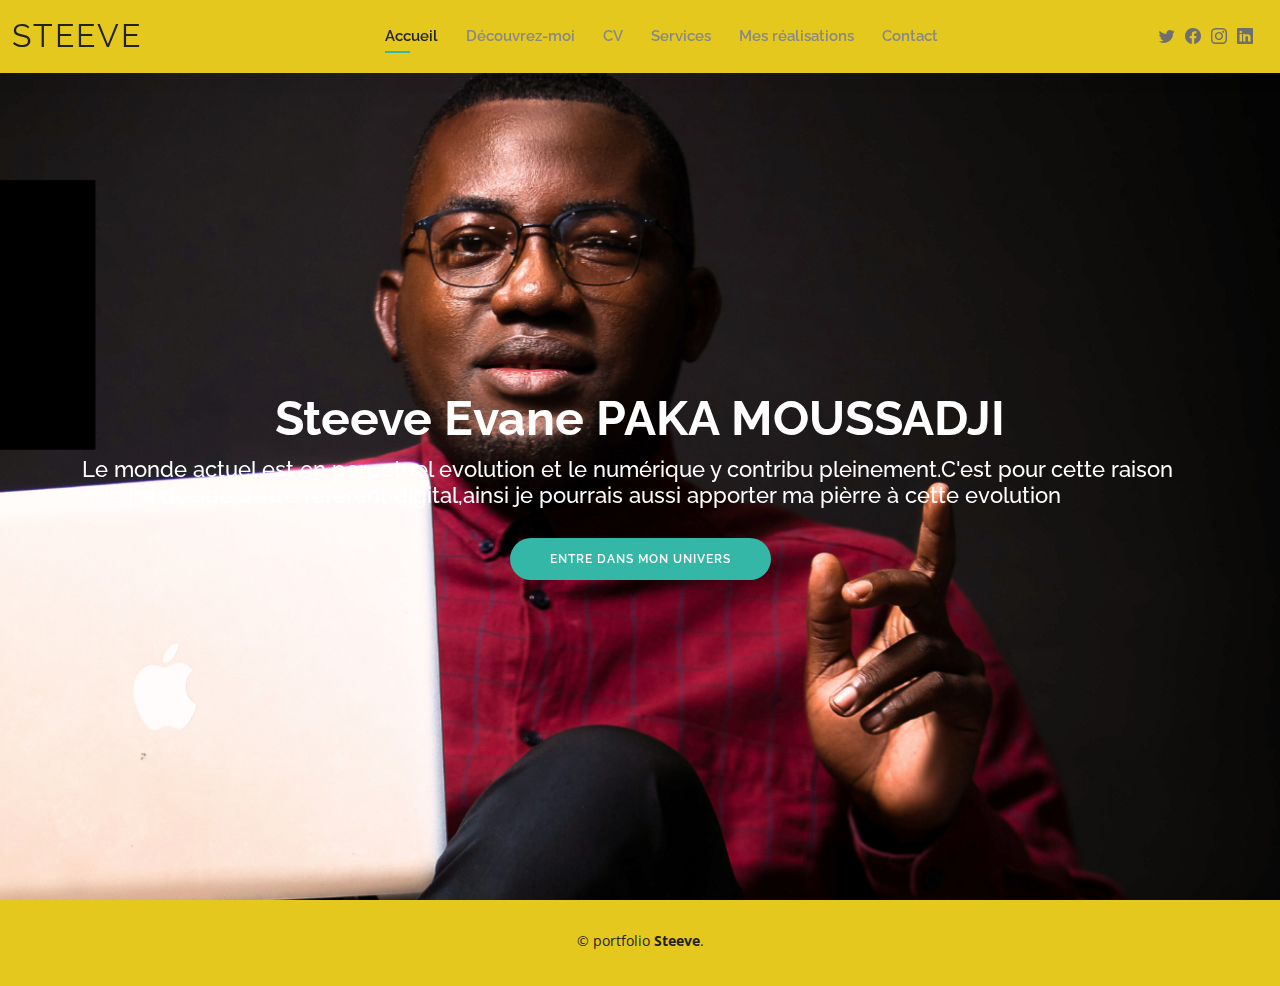
<file: portfolio steeve evane/index.html>
<!DOCTYPE html>
<html lang="en">

<head>
  <meta charset="utf-8">
  <meta content="width=device-width, initial-scale=1.0" name="viewport">

  <title>Steeve Evane PAKA MOUSSADJI</title>
  <meta content="" name="description">
  <meta content="" name="keywords">

  <!-- Favicons -->
  <link href="assets/img/favicon.png" rel="icon">
  <link href="assets/img/apple-touch-icon.png" rel="apple-touch-icon">

  <!-- Google Fonts -->
  <link href="https://fonts.googleapis.com/css?family=Open+Sans:300,300i,400,400i,600,600i,700,700i|Raleway:300,300i,400,400i,500,500i,600,600i,700,700i|Poppins:300,300i,400,400i,500,500i,600,600i,700,700i" rel="stylesheet">

  <!-- Vendor CSS Files -->
  <link href="assets/vendor/aos/aos.css" rel="stylesheet">
  <link href="assets/vendor/bootstrap/css/bootstrap.min.css" rel="stylesheet">
  <link href="assets/vendor/bootstrap-icons/bootstrap-icons.css" rel="stylesheet">
  <link href="assets/vendor/boxicons/css/boxicons.min.css" rel="stylesheet">
  <link href="assets/vendor/glightbox/css/glightbox.min.css" rel="stylesheet">
  <link href="assets/vendor/swiper/swiper-bundle.min.css" rel="stylesheet">

  <!-- Template Main CSS File -->
  <link href="assets/css/style.css" rel="stylesheet">

  <!-- =======================================================
  * Template Name: Steeve
  * Updated: Sep 18 2023 with Bootstrap v5.3.2
  * Template URL: https://bootstrapmade.com/kelly-free-bootstrap-cv-resume-html-template/
  * Author: BootstrapMade.com
  * License: https://bootstrapmade.com/license/
  ======================================================== -->
</head>

<body>

  <!-- ======= Header ======= -->
  <header id="header" class="fixed-top">
    <div class="container-fluid d-flex justify-content-between align-items-center">

      <h1 class="logo me-auto me-lg-0"><a href="index.html">Steeve</a></h1>
      <!-- Uncomment below if you prefer to use an image logo -->
      <!-- <a href="index.html" class="logo"><img src="assets/img/logo.png" alt="" class="img-fluid"></a>-->

      <nav id="navbar" class="navbar order-last order-lg-0">
        <ul>
          <li><a class="active" href="index.html">Accueil</a></li>
          <li><a href="about.html">Découvrez-moi</a></li>
          <li><a href="resume.html">CV</a></li>
          <li><a href="services.html">Services</a></li>
          <li><a href="portfolio.html">Mes réalisations</a></li>
          <li><a href="contact.html">Contact</a></li>
        </ul>
        <i class="bi bi-list mobile-nav-toggle"></i>
      </nav><!-- .navbar -->

      <div class="header-social-links">
        <a href="#" class="twitter"><i class="bi bi-twitter"></i></a>
        <a href="#" class="facebook"><i class="bi bi-facebook"></i></a>
        <a href="#" class="instagram"><i class="bi bi-instagram"></i></a>
        <a href="#" class="linkedin"><i class="bi bi-linkedin"></i></i></a>
      </div>

    </div>

  </header><!-- End Header -->

  <!-- ======= Hero Section ======= -->
  <section id="hero" class="d-flex align-items-center">
    <div class="container d-flex flex-column align-items-center" data-aos="zoom-in" data-aos-delay="100">
      <h1>Steeve Evane PAKA MOUSSADJI</h1>
      <h2>Le monde actuel est en perpetuel evolution et le numérique y contribu pleinement.C'est pour cette raison que j'ai décidé d'être référent digital,ainsi je pourrais aussi apporter ma pièrre à cette evolution</h2>
      <a href="about.html" class="btn-about">Entre dans mon univers</a>
    </div>
  </section><!-- End Hero -->

  <!-- ======= Footer ======= -->
  <footer id="footer">
    <div class="container">
      <div class="copyright">
        &copy; portfolio <strong><span>Steeve</span></strong>. 
      </div>
      <div class="credits">
        <!-- All the links in the footer should remain intact. -->
        <!-- You can delete the links only if you purchased the pro version. -->
        <!-- Licensing information: https://bootstrapmade.com/license/ -->
        <!-- Purchase the pro version with working PHP/AJAX contact form: https://bootstrapmade.com/kelly-free-bootstrap-cv-resume-html-template/ -->
         <a href="https://bootstrapmade.com/"></a>
      </div>
    </div>
  </footer><!-- End  Footer -->

  <div id="preloader"></div>
  <a href="#" class="back-to-top d-flex align-items-center justify-content-center"><i class="bi bi-arrow-up-short"></i></a>

  <!-- Vendor JS Files -->
  <script src="assets/vendor/purecounter/purecounter_vanilla.js"></script>
  <script src="assets/vendor/aos/aos.js"></script>
  <script src="assets/vendor/bootstrap/js/bootstrap.bundle.min.js"></script>
  <script src="assets/vendor/glightbox/js/glightbox.min.js"></script>
  <script src="assets/vendor/isotope-layout/isotope.pkgd.min.js"></script>
  <script src="assets/vendor/swiper/swiper-bundle.min.js"></script>
  <script src="assets/vendor/waypoints/noframework.waypoints.js"></script>
  <script src="assets/vendor/php-email-form/validate.js"></script>

  <!-- Template Main JS File -->
  <script src="assets/js/main.js"></script>

</body>

</html>
</file>
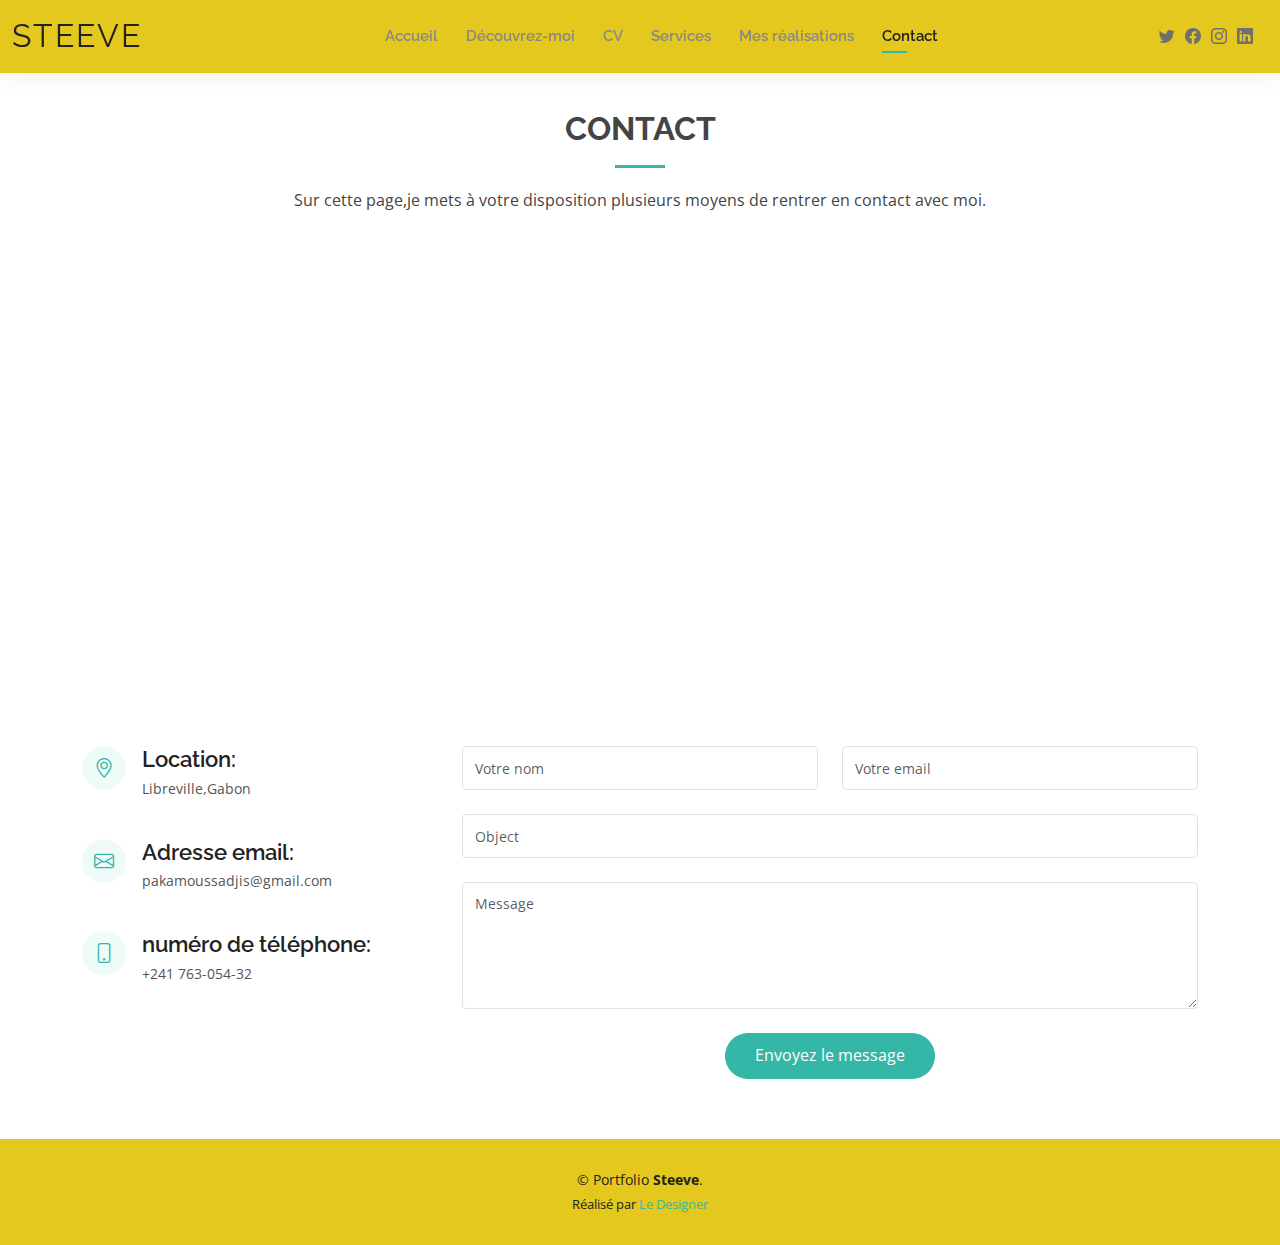
<file: portfolio steeve evane/contact.html>
<!DOCTYPE html>
<html lang="en">

<head>
  <meta charset="utf-8">
  <meta content="width=device-width, initial-scale=1.0" name="viewport">

  <title>Contact - Steeve</title>
  <meta content="" name="description">
  <meta content="" name="keywords">

  <!-- Favicons -->
  <link href="assets/img/favicon.png" rel="icon">
  <link href="assets/img/apple-touch-icon.png" rel="apple-touch-icon">

  <!-- Google Fonts -->
  <link href="https://fonts.googleapis.com/css?family=Open+Sans:300,300i,400,400i,600,600i,700,700i|Raleway:300,300i,400,400i,500,500i,600,600i,700,700i|Poppins:300,300i,400,400i,500,500i,600,600i,700,700i" rel="stylesheet">

  <!-- Vendor CSS Files -->
  <link href="assets/vendor/aos/aos.css" rel="stylesheet">
  <link href="assets/vendor/bootstrap/css/bootstrap.min.css" rel="stylesheet">
  <link href="assets/vendor/bootstrap-icons/bootstrap-icons.css" rel="stylesheet">
  <link href="assets/vendor/boxicons/css/boxicons.min.css" rel="stylesheet">
  <link href="assets/vendor/glightbox/css/glightbox.min.css" rel="stylesheet">
  <link href="assets/vendor/swiper/swiper-bundle.min.css" rel="stylesheet">

  <!-- Template Main CSS File -->
  <link href="assets/css/style.css" rel="stylesheet">

  <!-- =======================================================
  * Template Name: Kelly
  * Updated: Sep 18 2023 with Bootstrap v5.3.2
  * Template URL: https://bootstrapmade.com/kelly-free-bootstrap-cv-resume-html-template/
  * Author: BootstrapMade.com
  * License: https://bootstrapmade.com/license/
  ======================================================== -->
</head>

<body>

  <!-- ======= Header ======= -->
  <header id="header" class="fixed-top">
    <div class="container-fluid d-flex justify-content-between align-items-center">

      <h1 class="logo me-auto me-lg-0"><a href="index.html">Steeve</a></h1>
      <!-- Uncomment below if you prefer to use an image logo -->
      <!-- <a href="index.html" class="logo"><img src="assets/img/logo.png" alt="" class="img-fluid"></a>-->

      <nav id="navbar" class="navbar order-last order-lg-0">
        <ul>
          <li><a href="index.html">Accueil</a></li>
          <li><a href="about.html">Découvrez-moi</a></li>
          <li><a href="resume.html">CV</a></li>
          <li><a href="services.html">Services</a></li>
          <li><a href="portfolio.html">Mes réalisations</a></li>
          <li><a class="active" href="contact.html">Contact</a></li>
        </ul>
        <i class="bi bi-list mobile-nav-toggle"></i>
      </nav><!-- .navbar -->

      <div class="header-social-links">
        <a href="#" class="twitter"><i class="bi bi-twitter"></i></a>
        <a href="#" class="facebook"><i class="bi bi-facebook"></i></a>
        <a href="#" class="instagram"><i class="bi bi-instagram"></i></a>
        <a href="#" class="linkedin"><i class="bi bi-linkedin"></i></i></a>
      </div>

    </div>

  </header><!-- End Header -->

  <main id="main">

    <!-- ======= Contact Section ======= -->
    <section id="contact" class="contact">
      <div class="container" data-aos="fade-up">

        <div class="section-title">
          <h2>Contact</h2>
          <p>Sur cette page,je mets à votre disposition plusieurs moyens de rentrer en contact avec moi.</p>
        </div>

        <div>
          <iframe src="https://www.google.com/maps/embed?pb=!1m18!1m12!1m3!1d1412.2752557573401!2d9.449531646454904!3d0.4194607343359571!2m3!1f0!2f0!3f0!3m2!1i1024!2i768!4f13.1!3m3!1m2!1s0x107f3b647fa9ea09%3A0x7314a12de1932d03!2sOgoou%C3%A9%20Labs!5e0!3m2!1sfr!2sga!4v1697095487458!5m2!1sfr!2sga" width="1000" height="450" style="border:0;" allowfullscreen="" loading="lazy" referrerpolicy="no-referrer-when-downgrade"></iframe>
        </div>

        <div class="row mt-5">

          <div class="col-lg-4">
            <div class="info">
              <div class="address">
                <i class="bi bi-geo-alt"></i>
                <h4>Location:</h4>
                <p>Libreville,Gabon</p>
              </div>

              <div class="email">
                <i class="bi bi-envelope"></i>
                <h4>Adresse email:</h4>
                <p>pakamoussadjis@gmail.com</p>
              </div>

              <div class="phone">
                <i class="bi bi-phone"></i>
                <h4>numéro de téléphone:</h4>
                <p>+241 763-054-32</p>
              </div>

            </div>

          </div>

          <div class="col-lg-8 mt-5 mt-lg-0">

            <form action="forms/contact.php" method="post" role="form" class="php-email-form">
              <div class="row">
                <div class="col-md-6 form-group">
                  <input type="text" name="name" class="form-control" id="name" placeholder="Votre nom" required>
                </div>
                <div class="col-md-6 form-group mt-3 mt-md-0">
                  <input type="email" class="form-control" name="email" id="email" placeholder="Votre email" required>
                </div>
              </div>
              <div class="form-group mt-3">
                <input type="text" class="form-control" name="subject" id="subject" placeholder="Object " required>
              </div>
              <div class="form-group mt-3">
                <textarea class="form-control" name="message" rows="5" placeholder="Message" required></textarea>
              </div>
              <div class="my-3">
                <div class="loading">Loading</div>
                <div class="error-message"></div>
                <div class="sent-message">Rédigez votre message</div>
              </div>
              <div class="text-center"><button type="submit">Envoyez le message</button></div>
            </form>

          </div>

        </div>

      </div>
    </section><!-- End Contact Section -->

  </main><!-- End #main -->

  <!-- ======= Footer ======= -->
  <footer id="footer">
    <div class="container">
      <div class="copyright">
        &copy; Portfolio <strong><span>Steeve</span></strong>. 
      </div>
      <div class="credits">
        <!-- All the links in the footer should remain intact. -->
        <!-- You can delete the links only if you purchased the pro version. -->
        <!-- Licensing information: https://bootstrapmade.com/license/ -->
        <!-- Purchase the pro version with working PHP/AJAX contact form: https://bootstrapmade.com/kelly-free-bootstrap-cv-resume-html-template/ -->
        Réalisé par <a href="https://bootstrapmade.com/">Le Designer</a>
      </div>
    </div>
  </footer><!-- End  Footer -->

  <div id="preloader"></div>
  <a href="#" class="back-to-top d-flex align-items-center justify-content-center"><i class="bi bi-arrow-up-short"></i></a>

  <!-- Vendor JS Files -->
  <script src="assets/vendor/purecounter/purecounter_vanilla.js"></script>
  <script src="assets/vendor/aos/aos.js"></script>
  <script src="assets/vendor/bootstrap/js/bootstrap.bundle.min.js"></script>
  <script src="assets/vendor/glightbox/js/glightbox.min.js"></script>
  <script src="assets/vendor/isotope-layout/isotope.pkgd.min.js"></script>
  <script src="assets/vendor/swiper/swiper-bundle.min.js"></script>
  <script src="assets/vendor/waypoints/noframework.waypoints.js"></script>
  <script src="assets/vendor/php-email-form/validate.js"></script>

  <!-- Template Main JS File -->
  <script src="assets/js/main.js"></script>

</body>

</html>
</file>
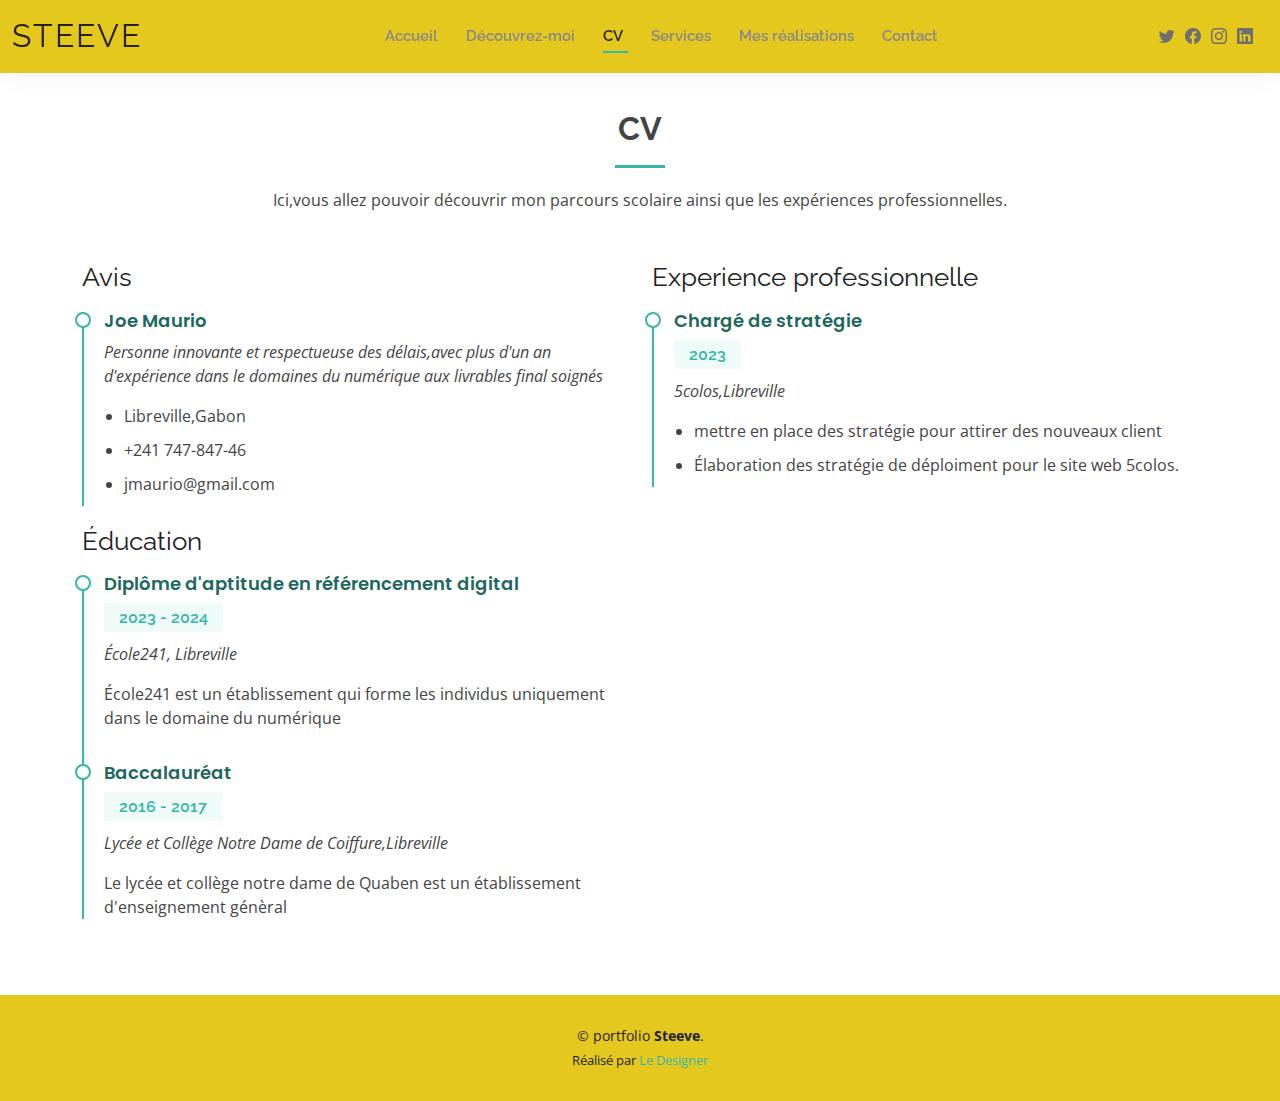
<file: portfolio steeve evane/resume.html>
<!DOCTYPE html>
<html lang="en">

<head>
  <meta charset="utf-8">
  <meta content="width=device-width, initial-scale=1.0" name="viewport">

  <title>CV- Steeve</title>
  <meta content="" name="description">
  <meta content="" name="keywords">

  <!-- Favicons -->
  <link href="assets/img/favicon.png" rel="icon">
  <link href="assets/img/apple-touch-icon.png" rel="apple-touch-icon">

  <!-- Google Fonts -->
  <link href="https://fonts.googleapis.com/css?family=Open+Sans:300,300i,400,400i,600,600i,700,700i|Raleway:300,300i,400,400i,500,500i,600,600i,700,700i|Poppins:300,300i,400,400i,500,500i,600,600i,700,700i" rel="stylesheet">

  <!-- Vendor CSS Files -->
  <link href="assets/vendor/aos/aos.css" rel="stylesheet">
  <link href="assets/vendor/bootstrap/css/bootstrap.min.css" rel="stylesheet">
  <link href="assets/vendor/bootstrap-icons/bootstrap-icons.css" rel="stylesheet">
  <link href="assets/vendor/boxicons/css/boxicons.min.css" rel="stylesheet">
  <link href="assets/vendor/glightbox/css/glightbox.min.css" rel="stylesheet">
  <link href="assets/vendor/swiper/swiper-bundle.min.css" rel="stylesheet">

  <!-- Template Main CSS File -->
  <link href="assets/css/style.css" rel="stylesheet">

  <!-- =======================================================
  * Template Name: Kelly
  * Updated: Sep 18 2023 with Bootstrap v5.3.2
  * Template URL: https://bootstrapmade.com/kelly-free-bootstrap-cv-resume-html-template/
  * Author: BootstrapMade.com
  * License: https://bootstrapmade.com/license/
  ======================================================== -->
</head>

<body>

  <!-- ======= Header ======= -->
  <header id="header" class="fixed-top">
    <div class="container-fluid d-flex justify-content-between align-items-center">

      <h1 class="logo me-auto me-lg-0"><a href="index.html">Steeve</a></h1>
      <!-- Uncomment below if you prefer to use an image logo -->
      <!-- <a href="index.html" class="logo"><img src="assets/img/logo.png" alt="" class="img-fluid"></a>-->

      <nav id="navbar" class="navbar order-last order-lg-0">
        <ul>
          <li><a href="index.html">Accueil</a></li>
          <li><a href="about.html">Découvrez-moi</a></li>
          <li><a class="active" href="resume.html">CV</a></li>
          <li><a href="services.html"> Services</a></li>
          <li><a href="portfolio.html">Mes réalisations</a></li>
          <li><a href="contact.html">Contact</a></li>
        </ul>
        <i class="bi bi-list mobile-nav-toggle"></i>
      </nav><!-- .navbar -->

      <div class="header-social-links">
        <a href="#" class="twitter"><i class="bi bi-twitter"></i></a>
        <a href="#" class="facebook"><i class="bi bi-facebook"></i></a>
        <a href="#" class="instagram"><i class="bi bi-instagram"></i></a>
        <a href="#" class="linkedin"><i class="bi bi-linkedin"></i></i></a>
      </div>

    </div>

  </header><!-- End Header -->

  <main id="main">

    <!-- ======= Resume Section ======= -->
    <section id="resume" class="resume">
      <div class="container" data-aos="fade-up">

        <div class="section-title">
          <h2>CV</h2>
          <p>Ici,vous allez pouvoir découvrir mon parcours scolaire ainsi que les expériences professionnelles.</p>
        </div>

        <div class="row">
          <div class="col-lg-6">
            <h3 class="resume-title">Avis</h3>
            <div class="resume-item pb-0">
              <h4>Joe Maurio</h4>
              <p><em>Personne innovante et respectueuse des délais,avec plus d'un an d'expérience dans le domaines du numérique aux livrables final soignés</em></p>
              <p>
              <ul>
                <li>Libreville,Gabon</li>
                <li>+241 747-847-46</li>
                <li>jmaurio@gmail.com</li>
              </ul>
              </p>
            </div>

            <h3 class="resume-title">Éducation</h3>
            <div class="resume-item">
              <h4>Diplôme d'aptitude en référencement digital</h4>
              <h5>2023 - 2024</h5>
              <p><em>École241, Libreville</em></p>
              <p>École241 est un établissement qui forme les individus uniquement dans le domaine du numérique</p>
            </div>
            <div class="resume-item">
              <h4>Baccalauréat</h4>
              <h5>2016 - 2017</h5>
              <p><em>Lycée et Collège Notre Dame de Coiffure,Libreville</em></p>
              <p>Le lycée et collège notre dame de Quaben est un établissement d'enseignement génèral</p>
            </div>
          </div>
          <div class="col-lg-6">
            <h3 class="resume-title"> Experience professionnelle</h3>
            <div class="resume-item">
              <h4>Chargé de stratégie</h4>
              <h5>2023</h5>
              <p><em>5colos,Libreville </em></p>
              <p>
              <ul>
                <li>mettre en place des stratégie pour attirer des nouveaux client</li>
                <li>Élaboration des stratégie de déploiment pour le site web 5colos. </li>
                
             
                    </div>

      </div>
    </section><!-- End Resume Section -->

  </main><!-- End #main -->

  <!-- ======= Footer ======= -->
  <footer id="footer">
    <div class="container">
      <div class="copyright">
        &copy; portfolio <strong><span>Steeve</span></strong>.
      </div>
      <div class="credits">
        <!-- All the links in the footer should remain intact. -->
        <!-- You can delete the links only if you purchased the pro version. -->
        <!-- Licensing information: https://bootstrapmade.com/license/ -->
        <!-- Purchase the pro version with working PHP/AJAX contact form: https://bootstrapmade.com/kelly-free-bootstrap-cv-resume-html-template/ -->
        Réalisé par <a href="https://bootstrapmade.com/">Le Designer</a>
      </div>
    </div>
  </footer><!-- End  Footer -->

  <div id="preloader"></div>
  <a href="#" class="back-to-top d-flex align-items-center justify-content-center"><i class="bi bi-arrow-up-short"></i></a>

  <!-- Vendor JS Files -->
  <script src="assets/vendor/purecounter/purecounter_vanilla.js"></script>
  <script src="assets/vendor/aos/aos.js"></script>
  <script src="assets/vendor/bootstrap/js/bootstrap.bundle.min.js"></script>
  <script src="assets/vendor/glightbox/js/glightbox.min.js"></script>
  <script src="assets/vendor/isotope-layout/isotope.pkgd.min.js"></script>
  <script src="assets/vendor/swiper/swiper-bundle.min.js"></script>
  <script src="assets/vendor/waypoints/noframework.waypoints.js"></script>
  <script src="assets/vendor/php-email-form/validate.js"></script>

  <!-- Template Main JS File -->
  <script src="assets/js/main.js"></script>

</body>

</html>
</file>
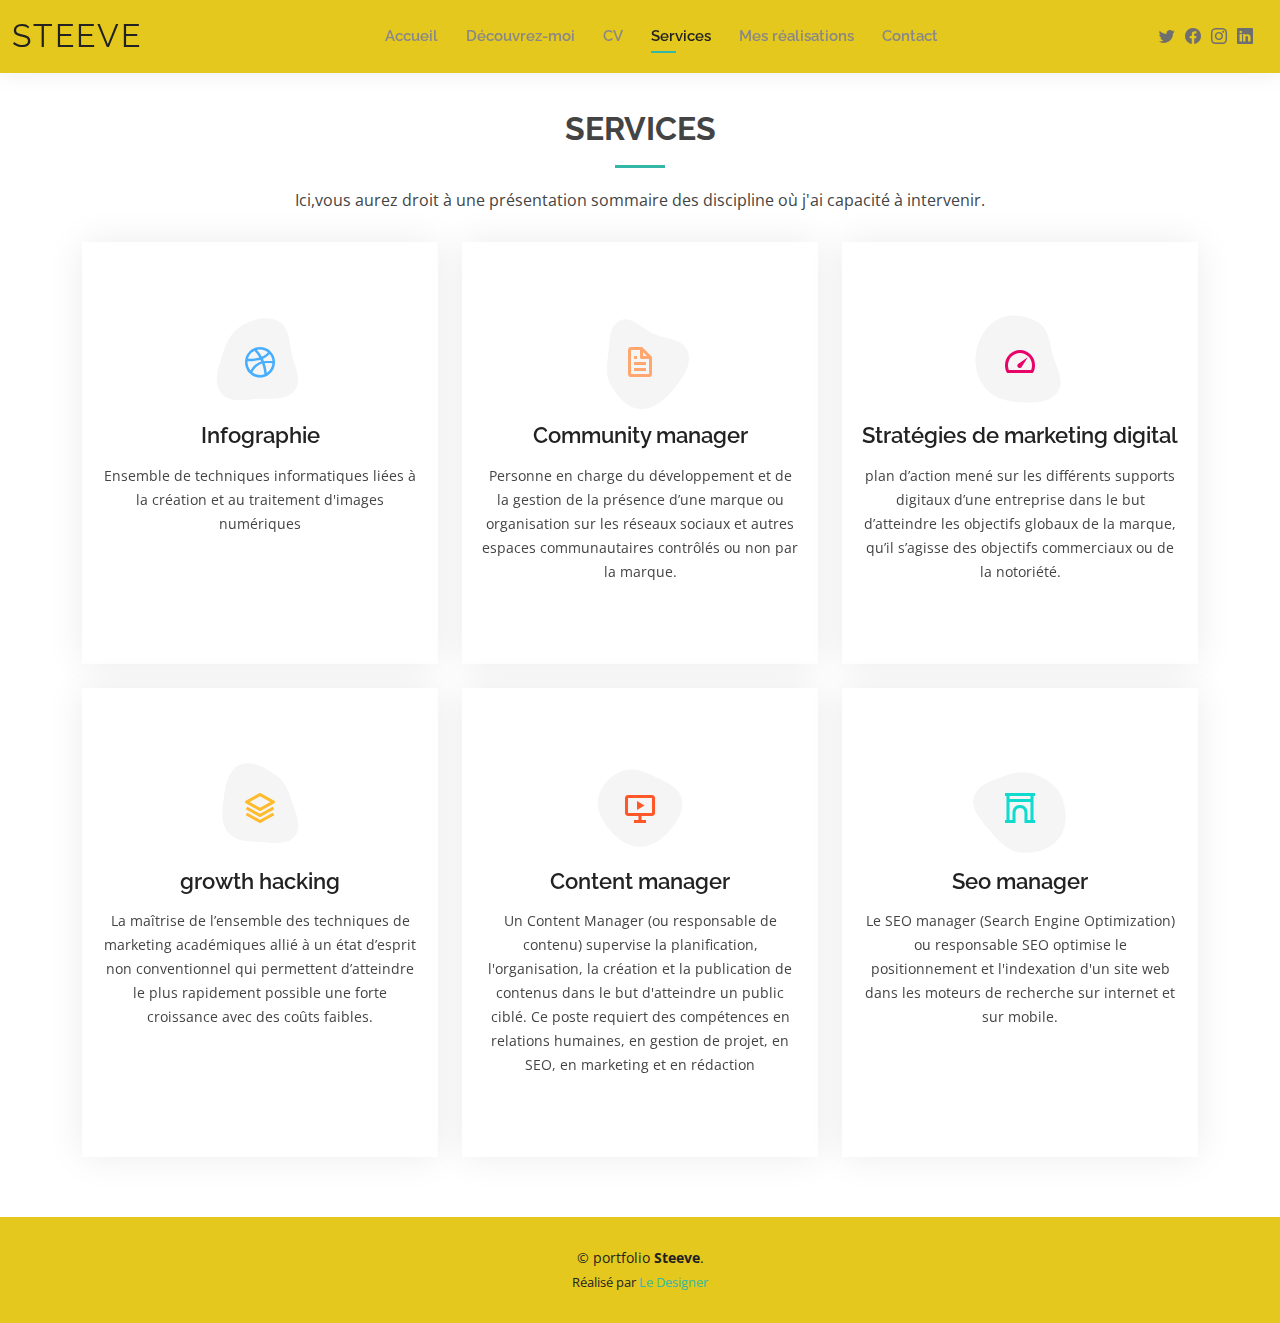
<file: portfolio steeve evane/services.html>
<!DOCTYPE html>
<html lang="en">

<head>
  <meta charset="utf-8">
  <meta content="width=device-width, initial-scale=1.0" name="viewport">

  <title>Services - Steeve portfolio</title>
  <meta content="" name="description">
  <meta content="" name="keywords">

  <!-- Favicons -->
  <link href="assets/img/favicon.png" rel="icon">
  <link href="assets/img/apple-touch-icon.png" rel="apple-touch-icon">

  <!-- Google Fonts -->
  <link href="https://fonts.googleapis.com/css?family=Open+Sans:300,300i,400,400i,600,600i,700,700i|Raleway:300,300i,400,400i,500,500i,600,600i,700,700i|Poppins:300,300i,400,400i,500,500i,600,600i,700,700i" rel="stylesheet">

  <!-- Vendor CSS Files -->
  <link href="assets/vendor/aos/aos.css" rel="stylesheet">
  <link href="assets/vendor/bootstrap/css/bootstrap.min.css" rel="stylesheet">
  <link href="assets/vendor/bootstrap-icons/bootstrap-icons.css" rel="stylesheet">
  <link href="assets/vendor/boxicons/css/boxicons.min.css" rel="stylesheet">
  <link href="assets/vendor/glightbox/css/glightbox.min.css" rel="stylesheet">
  <link href="assets/vendor/swiper/swiper-bundle.min.css" rel="stylesheet">

  <!-- Template Main CSS File -->
  <link href="assets/css/style.css" rel="stylesheet">

  <!-- =======================================================
  * Template Name: Kelly
  * Updated: Sep 18 2023 with Bootstrap v5.3.2
  * Template URL: https://bootstrapmade.com/kelly-free-bootstrap-cv-resume-html-template/
  * Author: BootstrapMade.com
  * License: https://bootstrapmade.com/license/
  ======================================================== -->
</head>

<body>

  <!-- ======= Header ======= -->
  <header id="header" class="fixed-top">
    <div class="container-fluid d-flex justify-content-between align-items-center">

      <h1 class="logo me-auto me-lg-0"><a href="index.html">Steeve</a></h1>
      <!-- Uncomment below if you prefer to use an image logo -->
      <!-- <a href="index.html" class="logo"><img src="assets/img/logo.png" alt="" class="img-fluid"></a>-->

      <nav id="navbar" class="navbar order-last order-lg-0">
        <ul>
          <li><a href="index.html">Accueil</a></li>
          <li><a href="about.html">Découvrez-moi</a></li>
          <li><a href="resume.html">CV</a></li>
          <li><a class="active" href="services.html">Services</a></li>
          <li><a href="portfolio.html">Mes réalisations</a></li>
          <li><a href="contact.html">Contact</a></li>
        </ul>
        <i class="bi bi-list mobile-nav-toggle"></i>
      </nav><!-- .navbar -->

      <div class="header-social-links">
        <a href="#" class="twitter"><i class="bi bi-twitter"></i></a>
        <a href="#" class="facebook"><i class="bi bi-facebook"></i></a>
        <a href="#" class="instagram"><i class="bi bi-instagram"></i></a>
        <a href="#" class="linkedin"><i class="bi bi-linkedin"></i></i></a>
      </div>

    </div>

  </header><!-- End Header -->

  <main id="main">

    <!-- ======= Services Section ======= -->
    <section id="services" class="services">
      <div class="container" data-aos="fade-up">

        <div class="section-title">
          <h2>Services</h2>
          <p>Ici,vous aurez droit à une présentation sommaire des discipline où j'ai capacité à intervenir.</p>
        </div>

        <div class="row">
          <div class="col-lg-4 col-md-6 d-flex align-items-stretch" data-aos="zoom-in" data-aos-delay="100">
            <div class="icon-box iconbox-blue">
              <div class="icon">
                <svg width="100" height="100" viewBox="0 0 600 600" xmlns="http://www.w3.org/2000/svg">
                  <path stroke="none" stroke-width="0" fill="#f5f5f5" d="M300,521.0016835830174C376.1290562159157,517.8887921683347,466.0731472004068,529.7835943286574,510.70327084640275,468.03025145048787C554.3714126377745,407.6079735673963,508.03601936045806,328.9844924480964,491.2728898941984,256.3432110539036C474.5976632858925,184.082847569629,479.9380746630129,96.60480741107993,416.23090153303,58.64404602377083C348.86323505073057,18.502131276798302,261.93793281208167,40.57373210992963,193.5410806939664,78.93577620505333C130.42746243093433,114.334589627462,98.30271207620316,179.96522072025542,76.75703585869454,249.04625023123273C51.97151888228291,328.5150500222984,13.704378332031375,421.85034740162234,66.52175969318436,486.19268352777647C119.04800174914682,550.1803526380478,217.28368757567262,524.383925680826,300,521.0016835830174"></path>
                </svg>
                <i class="bx bxl-dribbble"></i>
              </div>
              <h4><a href="">Infographie</a></h4>
              <p>Ensemble de techniques informatiques liées à la création et au traitement d'images numériques</p>
            </div>
          </div>

          <div class="col-lg-4 col-md-6 d-flex align-items-stretch mt-4 mt-md-0" data-aos="zoom-in" data-aos-delay="200">
            <div class="icon-box iconbox-orange ">
              <div class="icon">
                <svg width="100" height="100" viewBox="0 0 600 600" xmlns="http://www.w3.org/2000/svg">
                  <path stroke="none" stroke-width="0" fill="#f5f5f5" d="M300,582.0697525312426C382.5290701553225,586.8405444964366,449.9789794690241,525.3245884688669,502.5850820975895,461.55621195738473C556.606425686781,396.0723002908107,615.8543463187945,314.28637112970534,586.6730223649479,234.56875336149918C558.9533121215079,158.8439757836574,454.9685369536778,164.00468322053177,381.49747125262974,130.76875717737553C312.15926192815925,99.40240125094834,248.97055460311594,18.661163978235184,179.8680185752513,50.54337015887873C110.5421016452524,82.52863877960104,119.82277516462835,180.83849132639028,109.12597500060166,256.43424936330496C100.08760227029461,320.3096726198365,92.17705696193138,384.0621239912766,124.79988738764834,439.7174275375508C164.83382741302287,508.01625554203684,220.96474134820875,577.5009287672846,300,582.0697525312426"></path>
                </svg>
                <i class="bx bx-file"></i>
              </div>
              <h4><a href="">Community manager</a></h4>
              <p>Personne en charge du développement et de la gestion de la présence d’une marque ou organisation sur les réseaux sociaux et autres espaces communautaires contrôlés ou non par la marque.

</p>
            </div>
          </div>

          <div class="col-lg-4 col-md-6 d-flex align-items-stretch mt-4 mt-lg-0" data-aos="zoom-in" data-aos-delay="300">
            <div class="icon-box iconbox-pink">
              <div class="icon">
                <svg width="100" height="100" viewBox="0 0 600 600" xmlns="http://www.w3.org/2000/svg">
                  <path stroke="none" stroke-width="0" fill="#f5f5f5" d="M300,541.5067337569781C382.14930387511276,545.0595476570109,479.8736841581634,548.3450877840088,526.4010558755058,480.5488172755941C571.5218469581645,414.80211281144784,517.5187510058486,332.0715597781072,496.52539010469104,255.14436215662573C477.37192572678356,184.95920475031193,473.57363656557914,105.61284051026155,413.0603344069578,65.22779650032875C343.27470386102294,18.654635553484475,251.2091493199835,5.337323636656869,175.0934190732945,40.62881213300186C97.87086631185822,76.43348514350839,51.98124368387456,156.15599469081315,36.44837278890362,239.84606092416172C21.716077023791087,319.22268207091537,43.775223500013084,401.1760424656574,96.891909868211,461.97329694683043C147.22146801428983,519.5804099606455,223.5754009179313,538.201503339737,300,541.5067337569781"></path>
                </svg>
                <i class="bx bx-tachometer"></i>
              </div>
              <h4><a href="">Stratégies de marketing digital</a></h4>
              <p> plan d’action mené sur les différents supports digitaux d’une entreprise dans le but d’atteindre les objectifs globaux de la marque, qu’il s’agisse des objectifs commerciaux ou de la notoriété.</p>
            </div>
          </div>

          <div class="col-lg-4 col-md-6 d-flex align-items-stretch mt-4" data-aos="zoom-in" data-aos-delay="100">
            <div class="icon-box iconbox-yellow">
              <div class="icon">
                <svg width="100" height="100" viewBox="0 0 600 600" xmlns="http://www.w3.org/2000/svg">
                  <path stroke="none" stroke-width="0" fill="#f5f5f5" d="M300,503.46388370962813C374.79870501325706,506.71871716319447,464.8034551963731,527.1746412648533,510.4981551193396,467.86667711651364C555.9287308511215,408.9015244558933,512.6030010748507,327.5744911775523,490.211057578863,256.5855673507754C471.097692560561,195.9906835881958,447.69079081568157,138.11976852964426,395.19560036434837,102.3242989838813C329.3053358748298,57.3949838291264,248.02791733380457,8.279543830951368,175.87071277845988,42.242879143198664C103.41431057327972,76.34704239035025,93.79494320519305,170.9812938413882,81.28167332365135,250.07896920659033C70.17666984294237,320.27484674793965,64.84698225790005,396.69656628748305,111.28512138212992,450.4950937839243C156.20124167950087,502.5303643271138,231.32542653798444,500.4755392045468,300,503.46388370962813"></path>
                </svg>
                <i class="bx bx-layer"></i>
              </div>
              <h4><a href="">growth hacking</a></h4>
              <p>La maîtrise de l’ensemble des techniques de marketing académiques allié à un état d’esprit non conventionnel qui permettent d’atteindre le plus rapidement possible une forte croissance avec des coûts faibles.

</p>
            </div>
          </div>

          <div class="col-lg-4 col-md-6 d-flex align-items-stretch mt-4" data-aos="zoom-in" data-aos-delay="200">
            <div class="icon-box iconbox-red">
              <div class="icon">
                <svg width="100" height="100" viewBox="0 0 600 600" xmlns="http://www.w3.org/2000/svg">
                  <path stroke="none" stroke-width="0" fill="#f5f5f5" d="M300,532.3542879108572C369.38199826031484,532.3153073249985,429.10787420159085,491.63046689027357,474.5244479745417,439.17860296908856C522.8885846962883,383.3225815378663,569.1668002868075,314.3205725914397,550.7432151929288,242.7694973846089C532.6665558377875,172.5657663291529,456.2379748765914,142.6223662098291,390.3689995646985,112.34683881706744C326.66090330228417,83.06452184765237,258.84405631176094,53.51806209861945,193.32584062364296,78.48882559362697C121.61183558270385,105.82097193414197,62.805066853699245,167.19869350419734,48.57481801355237,242.6138429142374C34.843463184063346,315.3850353017275,76.69343916112496,383.4422959591041,125.22947124332185,439.3748458443577C170.7312796277747,491.8107796887764,230.57421082200815,532.3932930995766,300,532.3542879108572"></path>
                </svg>
                <i class="bx bx-slideshow"></i>
              </div>
              <h4><a href="">Content manager</a></h4>
              <p>Un Content Manager (ou responsable de contenu) supervise la planification, l'organisation, la création et la publication de contenus dans le but d'atteindre un public ciblé. Ce poste requiert des compétences en relations humaines, en gestion de projet, en SEO, en marketing et en rédaction</p>
            </div>
          </div>

          <div class="col-lg-4 col-md-6 d-flex align-items-stretch mt-4" data-aos="zoom-in" data-aos-delay="300">
            <div class="icon-box iconbox-teal">
              <div class="icon">
                <svg width="100" height="100" viewBox="0 0 600 600" xmlns="http://www.w3.org/2000/svg">
                  <path stroke="none" stroke-width="0" fill="#f5f5f5" d="M300,566.797414625762C385.7384707136149,576.1784315230908,478.7894351017131,552.8928747891023,531.9192734346935,484.94944893311C584.6109503024035,417.5663521118492,582.489472248146,322.67544863468447,553.9536738515405,242.03673114598146C529.1557734026468,171.96086150256528,465.24506316201064,127.66468636344209,395.9583748389544,100.7403814666027C334.2173773831606,76.7482773500951,269.4350130405921,84.62216499799875,207.1952322260088,107.2889140133804C132.92018162631612,134.33871894543012,41.79353780512637,160.00259165414826,22.644507872594943,236.69541883565114C3.319112789854554,314.0945973066697,72.72355303640163,379.243833228382,124.04198916343866,440.3218312028393C172.9286146004772,498.5055451809895,224.45579914871206,558.5317968840102,300,566.797414625762"></path>
                </svg>
                <i class="bx bx-arch"></i>
              </div>
              <h4><a href="">Seo manager</a></h4>
              <p>Le SEO manager (Search Engine Optimization) ou responsable SEO optimise le positionnement et l'indexation d'un site web dans les moteurs de recherche sur internet et sur mobile.</p>
            </div>
          </div>

        </div>

      </div>
    </section><!-- End Services Section -->

  </main><!-- End #main -->

  <!-- ======= Footer ======= -->
  <footer id="footer">
    <div class="container">
      <div class="copyright">
        &copy; portfolio <strong><span>Steeve</span></strong>. 
      </div>
      <div class="credits">
        <!-- All the links in the footer should remain intact. -->
        <!-- You can delete the links only if you purchased the pro version. -->
        <!-- Licensing information: https://bootstrapmade.com/license/ -->
        <!-- Purchase the pro version with working PHP/AJAX contact form: https://bootstrapmade.com/kelly-free-bootstrap-cv-resume-html-template/ -->
        Réalisé par <a href="https://bootstrapmade.com/">Le Designer</a>
      </div>
    </div>
  </footer><!-- End  Footer -->

  <div id="preloader"></div>
  <a href="#" class="back-to-top d-flex align-items-center justify-content-center"><i class="bi bi-arrow-up-short"></i></a>

  <!-- Vendor JS Files -->
  <script src="assets/vendor/purecounter/purecounter_vanilla.js"></script>
  <script src="assets/vendor/aos/aos.js"></script>
  <script src="assets/vendor/bootstrap/js/bootstrap.bundle.min.js"></script>
  <script src="assets/vendor/glightbox/js/glightbox.min.js"></script>
  <script src="assets/vendor/isotope-layout/isotope.pkgd.min.js"></script>
  <script src="assets/vendor/swiper/swiper-bundle.min.js"></script>
  <script src="assets/vendor/waypoints/noframework.waypoints.js"></script>
  <script src="assets/vendor/php-email-form/validate.js"></script>

  <!-- Template Main JS File -->
  <script src="assets/js/main.js"></script>

</body>

</html>
</file>
<file: portfolio steeve evane/assets/css/style.css>
/**
* Template Name: Kelly
* Updated: Sep 18 2023 with Bootstrap v5.3.2
* Template URL: https://bootstrapmade.com/kelly-free-bootstrap-cv-resume-html-template/
* Author: BootstrapMade.com
* License: https://bootstrapmade.com/license/
*/

/*--------------------------------------------------------------
# General
--------------------------------------------------------------*/
body {
  font-family: "Open Sans", sans-serif;
  color: #444444;
}

a {
  color: #34b7a7;
  text-decoration: none;
}

a:hover {
  color: #51cdbe;
  text-decoration: none;
}

h1,
h2,
h3,
h4,
h5,
h6 {
  font-family: "Raleway", sans-serif;
}

#main {
  margin-top: 50px;
}

@media (max-width: 992px) {
  #main {
    margin-top: 30px;
  }
}

/*--------------------------------------------------------------
# Preloader
--------------------------------------------------------------*/
#preloader {
  position: fixed;
  top: 0;
  left: 0;
  right: 0;
  bottom: 0;
  z-index: 9999;
  overflow: hidden;
  background: #fff;
}

#preloader:before {
  content: "";
  position: fixed;
  top: calc(50% - 30px);
  left: calc(50% - 30px);
  border: 6px solid #34b7a7;
  border-top-color: #dcf5f2;
  border-radius: 50%;
  width: 60px;
  height: 60px;
  animation: animate-preloader 1s linear infinite;
}

@keyframes animate-preloader {
  0% {
    transform: rotate(0deg);
  }

  100% {
    transform: rotate(360deg);
  }
}

/*--------------------------------------------------------------
# Back to top button
--------------------------------------------------------------*/
.back-to-top {
  position: fixed;
  visibility: hidden;
  opacity: 0;
  right: 15px;
  bottom: 15px;
  z-index: 996;
  background: #34b7a7;
  width: 40px;
  height: 40px;
  border-radius: 50px;
  transition: all 0.4s;
}

.back-to-top i {
  font-size: 24px;
  color: #fff;
  line-height: 0;
}

.back-to-top:hover {
  background: #49cbbb;
  color: #fff;
}

.back-to-top.active {
  visibility: visible;
  opacity: 1;
}

/*--------------------------------------------------------------
# Header
--------------------------------------------------------------*/
#header {
  background: #e5c81d;
  box-shadow: 0px 0px 25px 0 rgba(0, 0, 0, 0.08);
  z-index: 997;
  padding: 15px 0;
}

#header .logo {
  font-size: 32px;
  margin: 0;
  padding: 0;
  line-height: 1;
  font-weight: 400;
  letter-spacing: 2px;
  text-transform: uppercase;
}

#header .logo a {
  color: #222222;
}

#header .logo img {
  max-height: 40px;
}

@media (max-width: 992px) {
  #header .logo {
    font-size: 28px;
  }
}

/*--------------------------------------------------------------
# Header Social Links
--------------------------------------------------------------*/
.header-social-links {
  padding-right: 15px;
}

.header-social-links a {
  color: #6f6f6f;
  padding-left: 6px;
  display: inline-block;
  line-height: 0px;
  transition: 0.3s;
  font-size: 16px;
}

.header-social-links a:hover {
  color: #34b7a7;
}

/*--------------------------------------------------------------
# Navigation Menu
--------------------------------------------------------------*/
/**
* Desktop Navigation 
*/
.navbar {
  padding: 0;
}

.navbar ul {
  margin: 0;
  padding: 0;
  display: flex;
  list-style: none;
  align-items: center;
}

.navbar li {
  position: relative;
  padding: 10px 0 10px 28px;
}

.navbar a,
.navbar a:focus {
  display: flex;
  align-items: center;
  justify-content: space-between;
  font-family: "Raleway", sans-serif;
  font-size: 15px;
  font-weight: 600;
  color: #888888;
  white-space: nowrap;
  transition: 0.3s;
  position: relative;
}

.navbar a i,
.navbar a:focus i {
  font-size: 12px;
  line-height: 0;
  margin-left: 5px;
}

.navbar>ul>li>a:before {
  content: "";
  position: absolute;
  width: 0;
  height: 2px;
  bottom: -5px;
  left: 0;
  background-color: #34b7a7;
  visibility: hidden;
  width: 0px;
  transition: all 0.3s ease-in-out 0s;
}

.navbar a:hover:before,
.navbar li:hover>a:before,
.navbar .active:before {
  visibility: visible;
  width: 25px;
}

.navbar a:hover,
.navbar .active,
.navbar .active:focus,
.navbar li:hover>a {
  color: #222222;
}

.navbar .dropdown ul {
  display: block;
  position: absolute;
  left: 14px;
  top: calc(100% + 30px);
  margin: 0;
  padding: 10px 0;
  z-index: 99;
  opacity: 0;
  visibility: hidden;
  background: #fff;
  box-shadow: 0px 0px 30px rgba(127, 137, 161, 0.25);
  transition: 0.3s;
  border-radius: 4px;
}

.navbar .dropdown ul li {
  min-width: 200px;
  padding: 0;
}

.navbar .dropdown ul a {
  padding: 10px 20px;
  font-size: 15px;
  text-transform: none;
  font-weight: 600;
}

.navbar .dropdown ul a i {
  font-size: 12px;
}

.navbar .dropdown ul a:hover,
.navbar .dropdown ul .active:hover,
.navbar .dropdown ul li:hover>a {
  color: #34b7a7;
}

.navbar .dropdown:hover>ul {
  opacity: 1;
  top: 100%;
  visibility: visible;
}

.navbar .dropdown .dropdown ul {
  top: 0;
  left: calc(100% - 30px);
  visibility: hidden;
}

.navbar .dropdown .dropdown:hover>ul {
  opacity: 1;
  top: 0;
  left: 100%;
  visibility: visible;
}

@media (max-width: 1366px) {
  .navbar .dropdown .dropdown ul {
    left: -90%;
  }

  .navbar .dropdown .dropdown:hover>ul {
    left: -100%;
  }
}

/**
* Mobile Navigation 
*/
.mobile-nav-toggle {
  color: #222222;
  font-size: 28px;
  cursor: pointer;
  display: none;
  line-height: 0;
  transition: 0.5s;
}

.mobile-nav-toggle.bi-x {
  color: #fff;
}

@media (max-width: 991px) {
  .mobile-nav-toggle {
    display: block;
  }

  .navbar ul {
    display: none;
  }
}

.navbar-mobile {
  position: fixed;
  overflow: hidden;
  top: 0;
  right: 0;
  left: 0;
  bottom: 0;
  background: rgba(9, 9, 9, 0.9);
  transition: 0.3s;
  z-index: 999;
}

.navbar-mobile .mobile-nav-toggle {
  position: absolute;
  top: 15px;
  right: 15px;
}

.navbar-mobile ul {
  display: block;
  position: absolute;
  top: 55px;
  right: 15px;
  bottom: 15px;
  left: 15px;
  padding: 10px 0;
  border-radius: 10px;
  background-color: #fff;
  overflow-y: auto;
  transition: 0.3s;
}

.navbar-mobile a,
.navbar-mobile a:focus {
  font-size: 15px;
  padding-right: 15px;
  color: #222222;
}

.navbar-mobile a:hover,
.navbar-mobile .active,
.navbar-mobile li:hover>a {
  color: #34b7a7;
}

.navbar-mobile .getstarted,
.navbar-mobile .getstarted:focus {
  margin: 15px;
}

.navbar-mobile .dropdown ul {
  position: static;
  display: none;
  margin: 10px 20px;
  padding: 10px 0;
  z-index: 99;
  opacity: 1;
  visibility: visible;
  background: #fff;
  box-shadow: 0px 0px 30px rgba(127, 137, 161, 0.25);
}

.navbar-mobile .dropdown ul li {
  min-width: 200px;
}

.navbar-mobile .dropdown ul a {
  padding: 10px 20px;
}

.navbar-mobile .dropdown ul a i {
  font-size: 12px;
}

.navbar-mobile .dropdown ul a:hover,
.navbar-mobile .dropdown ul .active:hover,
.navbar-mobile .dropdown ul li:hover>a {
  color: #34b7a7;
}

.navbar-mobile .dropdown>.dropdown-active {
  display: block;
}

/*--------------------------------------------------------------
# Hero Section
--------------------------------------------------------------*/
#hero {
  width: 100%;
  height: 100vh;
  background: url("../img/photo1.png") top right;
  background-size: cover;
}

#hero .container {
  padding-top: 70px;
  position: relative;
}

@media (max-width: 992px) {
  #hero .container {
    padding-top: 58px;
  }
}

#hero h1 {
  margin: 0;
  font-size: 48px;
  font-weight: 700;
  line-height: 56px;
  color: #ffff;
}

#hero h2 {
  color: #ffff;
  margin: 10px 0 0 0;
  font-size: 22px;
}

#hero .btn-about {
  font-family: "Raleway", sans-serif;
  text-transform: uppercase;
  font-weight: 600;
  font-size: 12px;
  letter-spacing: 1px;
  display: inline-block;
  padding: 12px 40px;
  border-radius: 50px;
  transition: 0.5s;
  margin-top: 30px;
  color: #fff;
  background: #34b7a7;
}

#hero .btn-about:hover {
  background: #3dc8b7;
}

@media (min-width: 1024px) {
  #hero {
    background-attachment: fixed;
  }
}

@media (max-width: 992px) {
  #hero:before {
    content: "";
    background: rgba(255, 255, 255, 0.8);
    position: absolute;
    bottom: 0;
    top: 0;
    left: 0;
    right: 0;
  }

  #hero h1 {
    font-size: 28px;
    line-height: 36px;
  }

  #hero h2 {
    font-size: 18px;
    line-height: 24px;
  }
}

/*--------------------------------------------------------------
# Sections General
--------------------------------------------------------------*/
section {
  padding: 60px 0;
}

.section-bg {
  background-color: #e7f8f6;
}

.section-title {
  text-align: center;
  padding-bottom: 30px;
}

.section-title h2 {
  font-size: 32px;
  font-weight: bold;
  text-transform: uppercase;
  margin-bottom: 20px;
  padding-bottom: 20px;
  position: relative;
}

.section-title h2::after {
  content: "";
  position: absolute;
  display: block;
  width: 50px;
  height: 3px;
  background: #34b7a7;
  bottom: 0;
  left: calc(50% - 25px);
}

.section-title p {
  margin-bottom: 0;
}

/*--------------------------------------------------------------
# Cta
--------------------------------------------------------------*/
.cta {
  background: linear-gradient(rgba(0, 0, 0, 0.6), rgba(0, 0, 0, 0.6)), url("../img/bg-1.jpg") fixed center center;
  background-size: cover;
  padding: 80px 0;
}

.cta h3 {
  color: #fff;
  font-size: 28px;
  font-weight: 700;
}

.cta p {
  color: #fff;
}

.cta .cta-btn {
  font-family: "Raleway", sans-serif;
  text-transform: uppercase;
  font-weight: 500;
  font-size: 16px;
  letter-spacing: 1px;
  display: inline-block;
  padding: 8px 20px;
  border-radius: 2px;
  transition: 0.5s;
  margin: 10px;
  border: 2px solid #fff;
  color: #fff;
}

.cta .cta-btn:hover {
  background: #34b7a7;
  border: 2px solid #34b7a7;
}

@media (max-width: 1024px) {
  .cta {
    background-attachment: scroll;
  }
}

@media (min-width: 769px) {
  .cta .cta-btn-container {
    display: flex;
    align-items: center;
    justify-content: flex-end;
  }
}

/*--------------------------------------------------------------
# About
--------------------------------------------------------------*/
.about .content h3 {
  font-weight: 700;
  font-size: 26px;
  color: #555555;
}

.about .content ul {
  list-style: none;
  padding: 0;
}

.about .content ul li {
  padding-bottom: 10px;
}

.about .content ul i {
  font-size: 20px;
  padding-right: 2px;
  color: #34b7a7;
}

.about .content p:last-child {
  margin-bottom: 0;
}

/*--------------------------------------------------------------
# Skills
--------------------------------------------------------------*/
.skills .progress {
  height: 60px;
  display: block;
  background: none;
  border-radius: 0;
}

.skills .progress .skill {
  padding: 10px 0;
  margin: 0 0 6px 0;
  text-transform: uppercase;
  display: block;
  font-weight: 600;
  font-family: "Poppins", sans-serif;
  color: #222222;
}

.skills .progress .skill .val {
  float: right;
  font-style: normal;
}

.skills .progress-bar-wrap {
  background: #f3f3f3;
}

.skills .progress-bar {
  width: 1px;
  height: 10px;
  transition: 0.9s;
  background-color: #34b7a7;
}

/*--------------------------------------------------------------
# Facts
--------------------------------------------------------------*/
.facts .counters span {
  font-size: 48px;
  display: block;
  color: #34b7a7;
}

.facts .counters p {
  padding: 0;
  margin: 0 0 20px 0;
  font-family: "Raleway", sans-serif;
  font-size: 14px;
}

/*--------------------------------------------------------------
# Testimonials
--------------------------------------------------------------*/
.testimonials .section-header {
  margin-bottom: 40px;
}

.testimonials .testimonials-carousel,
.testimonials .testimonials-slider {
  overflow: hidden;
}

.testimonials .testimonial-item {
  text-align: center;
}

.testimonials .testimonial-item .testimonial-img {
  width: 120px;
  border-radius: 50%;
  border: 4px solid #fff;
  margin: 0 auto;
}

.testimonials .testimonial-item h3 {
  font-size: 20px;
  font-weight: bold;
  margin: 10px 0 5px 0;
  color: #111;
}

.testimonials .testimonial-item h4 {
  font-size: 14px;
  color: #999;
  margin: 0 0 15px 0;
}

.testimonials .testimonial-item .quote-icon-left,
.testimonials .testimonial-item .quote-icon-right {
  color: #c8efea;
  font-size: 26px;
}

.testimonials .testimonial-item .quote-icon-left {
  display: inline-block;
  left: -5px;
  position: relative;
}

.testimonials .testimonial-item .quote-icon-right {
  display: inline-block;
  right: -5px;
  position: relative;
  top: 10px;
}

.testimonials .testimonial-item p {
  font-style: italic;
  margin: 0 auto 15px auto;
}

@media (min-width: 992px) {
  .testimonials .testimonial-item p {
    width: 80%;
  }
}

.testimonials .swiper-pagination {
  margin-top: 20px;
  position: relative;
}

.testimonials .swiper-pagination .swiper-pagination-bullet {
  width: 12px;
  height: 12px;
  background-color: #fff;
  opacity: 1;
  border: 1px solid #34b7a7;
}

.testimonials .swiper-pagination .swiper-pagination-bullet-active {
  background-color: #34b7a7;
}

/*--------------------------------------------------------------
# Resume
--------------------------------------------------------------*/
.resume .resume-title {
  font-size: 26px;
  font-weight: 400;
  margin-top: 20px;
  margin-bottom: 20px;
  color: #222222;
}

.resume .resume-item {
  padding: 0 0 20px 20px;
  margin-top: -2px;
  border-left: 2px solid #34b7a7;
  position: relative;
}

.resume .resume-item h4 {
  line-height: 18px;
  font-size: 18px;
  font-weight: 600;
  font-family: "Poppins", sans-serif;
  color: #1d685f;
  margin-bottom: 10px;
}

.resume .resume-item h5 {
  font-size: 16px;
  background: #effbf9;
  padding: 5px 15px;
  display: inline-block;
  font-weight: 600;
  margin-bottom: 10px;
  color: #34b7a7;
}

.resume .resume-item ul {
  padding-left: 20px;
}

.resume .resume-item ul li {
  padding-bottom: 10px;
}

.resume .resume-item:last-child {
  padding-bottom: 0;
}

.resume .resume-item::before {
  content: "";
  position: absolute;
  width: 16px;
  height: 16px;
  border-radius: 50px;
  left: -9px;
  top: 0;
  background: #fff;
  border: 2px solid #34b7a7;
}

/*--------------------------------------------------------------
# Services
--------------------------------------------------------------*/
.services .icon-box {
  text-align: center;
  padding: 70px 20px 80px 20px;
  transition: all ease-in-out 0.3s;
  background: #fff;
  box-shadow: 0px 0 35px 0 rgba(0, 0, 0, 0.08);
}

.services .icon-box .icon {
  margin: 0 auto;
  width: 100px;
  height: 100px;
  display: flex;
  align-items: center;
  justify-content: center;
  transition: ease-in-out 0.3s;
  position: relative;
}

.services .icon-box .icon i {
  font-size: 36px;
  transition: 0.5s;
  position: relative;
}

.services .icon-box .icon svg {
  position: absolute;
  top: 0;
  left: 0;
}

.services .icon-box .icon svg path {
  transition: 0.5s;
  fill: #f5f5f5;
}

.services .icon-box h4 {
  font-weight: 600;
  margin: 10px 0 15px 0;
  font-size: 22px;
}

.services .icon-box h4 a {
  color: #222222;
  transition: ease-in-out 0.3s;
}

.services .icon-box p {
  line-height: 24px;
  font-size: 14px;
  margin-bottom: 0;
}

.services .iconbox-blue i {
  color: #47aeff;
}

.services .iconbox-blue:hover .icon i {
  color: #fff;
}

.services .iconbox-blue:hover .icon path {
  fill: #47aeff;
}

.services .iconbox-orange i {
  color: #ffa76e;
}

.services .iconbox-orange:hover .icon i {
  color: #fff;
}

.services .iconbox-orange:hover .icon path {
  fill: #ffa76e;
}

.services .iconbox-pink i {
  color: #e80368;
}

.services .iconbox-pink:hover .icon i {
  color: #fff;
}

.services .iconbox-pink:hover .icon path {
  fill: #e80368;
}

.services .iconbox-yellow i {
  color: #ffbb2c;
}

.services .iconbox-yellow:hover .icon i {
  color: #fff;
}

.services .iconbox-yellow:hover .icon path {
  fill: #ffbb2c;
}

.services .iconbox-red i {
  color: #ff5828;
}

.services .iconbox-red:hover .icon i {
  color: #fff;
}

.services .iconbox-red:hover .icon path {
  fill: #ff5828;
}

.services .iconbox-teal i {
  color: #11dbcf;
}

.services .iconbox-teal:hover .icon i {
  color: #fff;
}

.services .iconbox-teal:hover .icon path {
  fill: #11dbcf;
}

/*--------------------------------------------------------------
# Portfolio
--------------------------------------------------------------*/
.portfolio .portfolio-item {
  margin-bottom: 30px;
}

.portfolio #portfolio-flters {
  padding: 0;
  margin: 0 auto 20px auto;
  list-style: none;
  text-align: center;
}

.portfolio #portfolio-flters li {
  cursor: pointer;
  display: inline-block;
  padding: 8px 16px 10px 16px;
  font-size: 13px;
  font-weight: 500;
  line-height: 1;
  text-transform: uppercase;
  color: #444444;
  margin-bottom: 5px;
  transition: all 0.3s ease-in-out;
  border-radius: 50px;
}

.portfolio #portfolio-flters li:hover,
.portfolio #portfolio-flters li.filter-active {
  color: #fff;
  background: #34b7a7;
}

.portfolio #portfolio-flters li:last-child {
  margin-right: 0;
}

.portfolio .portfolio-wrap {
  transition: 0.3s;
  position: relative;
  overflow: hidden;
  z-index: 1;
  background: rgba(34, 34, 34, 0.6);
}

.portfolio .portfolio-wrap::before {
  content: "";
  background: rgba(34, 34, 34, 0.6);
  position: absolute;
  left: 0;
  right: 0;
  top: 0;
  bottom: 0;
  transition: all ease-in-out 0.3s;
  z-index: 2;
  opacity: 0;
}

.portfolio .portfolio-wrap img {
  transition: all ease-in-out 0.3s;
}

.portfolio .portfolio-wrap .portfolio-info {
  opacity: 0;
  position: absolute;
  top: 0;
  left: 0;
  right: 0;
  bottom: 0;
  z-index: 3;
  transition: all ease-in-out 0.3s;
  display: flex;
  flex-direction: column;
  justify-content: flex-end;
  align-items: flex-start;
  padding: 20px;
}

.portfolio .portfolio-wrap .portfolio-info h4 {
  font-size: 20px;
  color: #fff;
  font-weight: 600;
}

.portfolio .portfolio-wrap .portfolio-info p {
  color: rgba(255, 255, 255, 0.7);
  font-size: 14px;
  text-transform: uppercase;
  padding: 0;
  margin: 0;
  font-style: italic;
}

.portfolio .portfolio-wrap .portfolio-links {
  text-align: center;
  z-index: 4;
}

.portfolio .portfolio-wrap .portfolio-links a {
  color: #fff;
  margin: 0 5px 0 0;
  font-size: 28px;
  display: inline-block;
  transition: 0.3s;
}

.portfolio .portfolio-wrap .portfolio-links a:hover {
  color: #78d9cd;
}

.portfolio .portfolio-wrap:hover::before {
  opacity: 1;
}

.portfolio .portfolio-wrap:hover img {
  transform: scale(1.2);
}

.portfolio .portfolio-wrap:hover .portfolio-info {
  opacity: 1;
}

/*--------------------------------------------------------------
# Portfolio Details
--------------------------------------------------------------*/
.portfolio-details {
  padding-top: 0;
}

.portfolio-details .portfolio-details-slider img {
  width: 100%;
}

.portfolio-details .portfolio-details-slider .swiper-pagination {
  margin-top: 20px;
  position: relative;
}

.portfolio-details .portfolio-details-slider .swiper-pagination .swiper-pagination-bullet {
  width: 12px;
  height: 12px;
  background-color: #fff;
  opacity: 1;
  border: 1px solid #34b7a7;
}

.portfolio-details .portfolio-details-slider .swiper-pagination .swiper-pagination-bullet-active {
  background-color: #34b7a7;
}

.portfolio-details .portfolio-info {
  padding: 30px;
  box-shadow: 0px 0 30px rgba(34, 34, 34, 0.08);
}

.portfolio-details .portfolio-info h3 {
  font-size: 22px;
  font-weight: 700;
  margin-bottom: 20px;
  padding-bottom: 20px;
  border-bottom: 1px solid #eee;
}

.portfolio-details .portfolio-info ul {
  list-style: none;
  padding: 0;
  font-size: 15px;
}

.portfolio-details .portfolio-info ul li+li {
  margin-top: 10px;
}

.portfolio-details .portfolio-description {
  padding-top: 30px;
}

.portfolio-details .portfolio-description h2 {
  font-size: 26px;
  font-weight: 700;
  margin-bottom: 20px;
}

.portfolio-details .portfolio-description p {
  padding: 0;
}

/*--------------------------------------------------------------
# Contact
--------------------------------------------------------------*/
.contact .info {
  width: 100%;
  background: #fff;
}

.contact .info i {
  font-size: 20px;
  color: #34b7a7;
  float: left;
  width: 44px;
  height: 44px;
  background: #effbf9;
  display: flex;
  justify-content: center;
  align-items: center;
  border-radius: 50px;
  transition: all 0.3s ease-in-out;
}

.contact .info h4 {
  padding: 0 0 0 60px;
  font-size: 22px;
  font-weight: 600;
  margin-bottom: 5px;
  color: #222222;
}

.contact .info p {
  padding: 0 0 0 60px;
  margin-bottom: 0;
  font-size: 14px;
  color: #555555;
}

.contact .info .email,
.contact .info .phone {
  margin-top: 40px;
}

.contact .info .email:hover i,
.contact .info .address:hover i,
.contact .info .phone:hover i {
  background: #34b7a7;
  color: #fff;
}

.contact .php-email-form {
  width: 100%;
  background: #fff;
}

.contact .php-email-form .form-group {
  padding-bottom: 8px;
}

.contact .php-email-form .error-message {
  display: none;
  color: #fff;
  background: #ed3c0d;
  text-align: center;
  padding: 15px;
  font-weight: 600;
}

.contact .php-email-form .sent-message {
  display: none;
  color: #fff;
  background: #18d26e;
  text-align: center;
  padding: 15px;
  font-weight: 600;
}

.contact .php-email-form .loading {
  display: none;
  background: #fff;
  text-align: center;
  padding: 15px;
}

.contact .php-email-form .loading:before {
  content: "";
  display: inline-block;
  border-radius: 50%;
  width: 24px;
  height: 24px;
  margin: 0 10px -6px 0;
  border: 3px solid #18d26e;
  border-top-color: #eee;
  animation: animate-loading 1s linear infinite;
}

.contact .php-email-form input,
.contact .php-email-form textarea {
  border-radius: 4px;
  box-shadow: none;
  font-size: 14px;
}

.contact .php-email-form input:focus,
.contact .php-email-form textarea:focus {
  border-color: #34b7a7;
}

.contact .php-email-form input {
  height: 44px;
}

.contact .php-email-form textarea {
  padding: 10px 12px;
}

.contact .php-email-form button[type=submit] {
  background: #34b7a7;
  border: 0;
  padding: 10px 30px 12px 30px;
  color: #fff;
  transition: 0.4s;
  border-radius: 50px;
}

.contact .php-email-form button[type=submit]:hover {
  background: #3dc8b7;
}

@keyframes animate-loading {
  0% {
    transform: rotate(0deg);
  }

  100% {
    transform: rotate(360deg);
  }
}

/*--------------------------------------------------------------
# Footer
--------------------------------------------------------------*/
#footer {
  background: #e5c81d;
  padding: 30px 0;
  color: #222222;
  font-size: 14px;
  text-align: center;
}

#footer .credits {
  padding-top: 5px;
  font-size: 13px;
}

#footer .credits a {
  color: #34b7a7;
}
</file>
